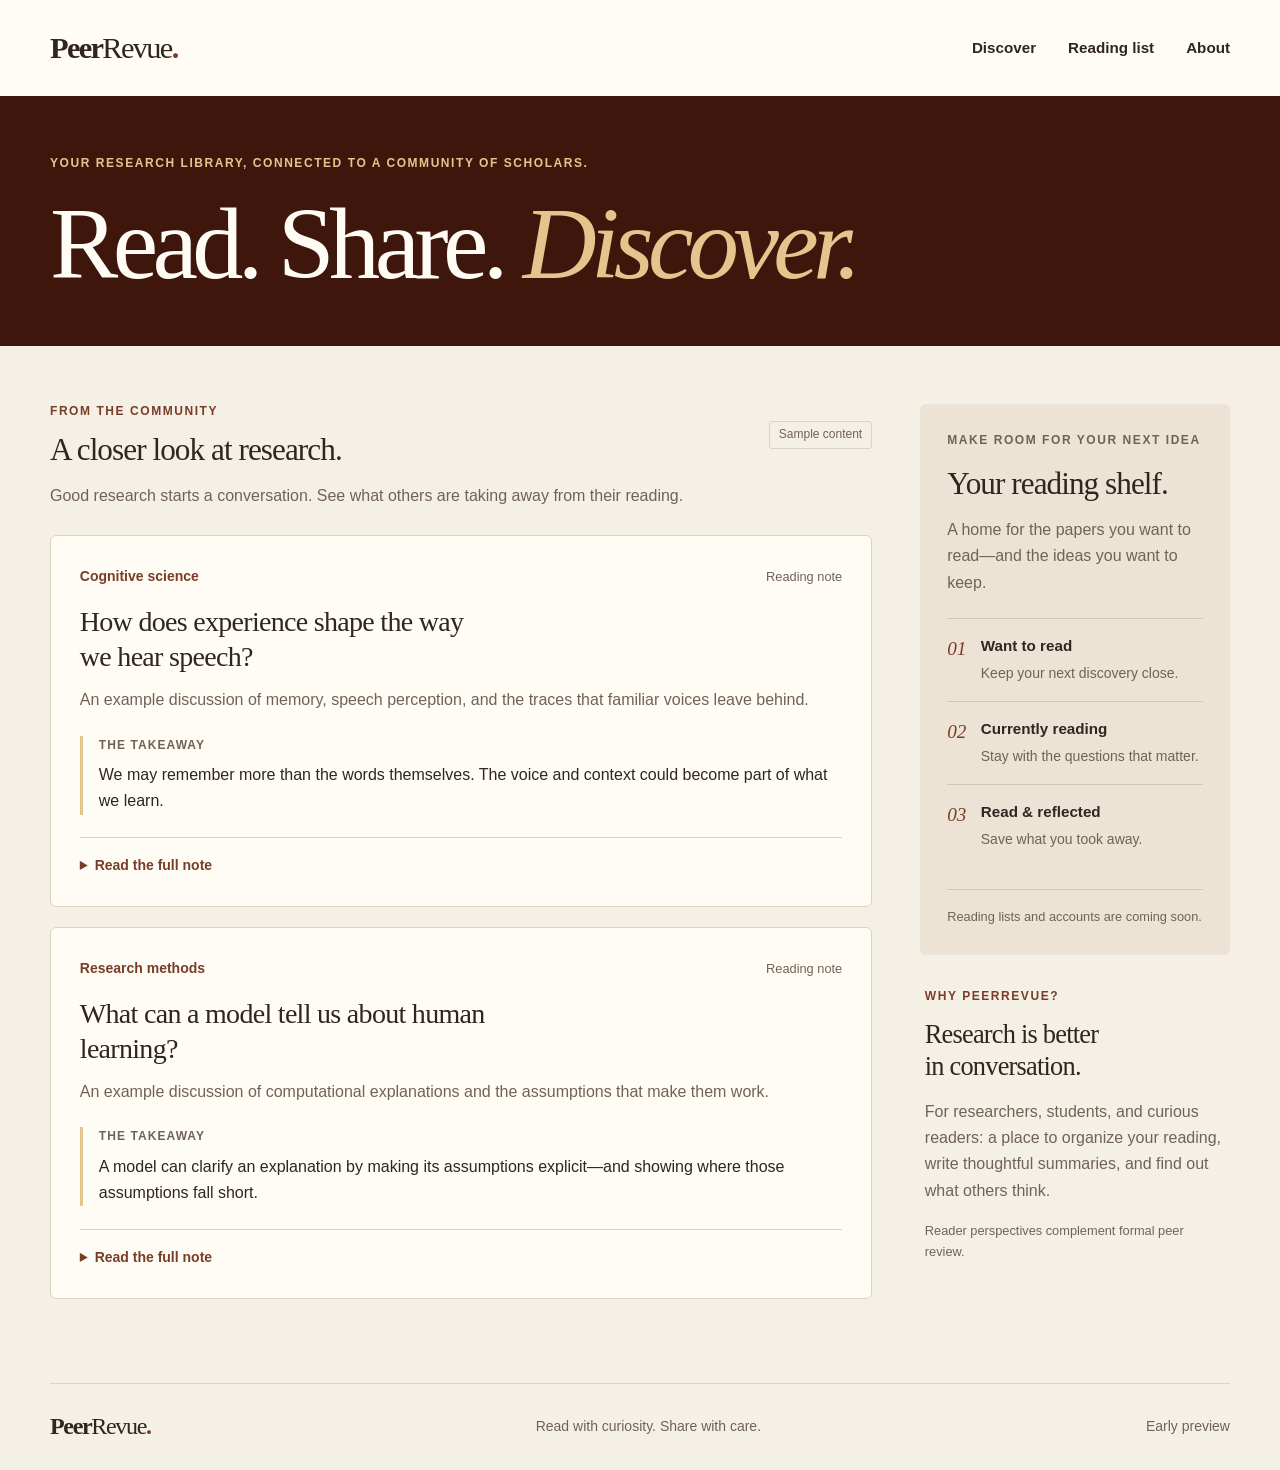
<file: index.html>
<!DOCTYPE html>
<html lang="en">
<head>
  <meta charset="UTF-8">
  <meta name="viewport" content="width=device-width, initial-scale=1">
  <meta name="description" content="PeerRevue — a place to track your reading, share thoughtful research summaries, and discover what others are reading.">
  <title>PeerRevue — Read. Share. Discover.</title>
  <link rel="stylesheet" href="style.css">
</head>
<body>
  <a class="skip-link" href="#main">Skip to content</a>
  <header class="site-header">
    <div class="container header-inner">
      <a class="wordmark" href="index.html" aria-label="PeerRevue home">Peer<span>Revue</span><span class="brand-dot">.</span></a>
      <nav aria-label="Main navigation">
        <a href="#discover">Discover</a>
        <a href="#reading-list">Reading list</a>
        <a href="#about">About</a>
      </nav>
    </div>
  </header>

  <main id="main">
    <!-- The banner and sample content can be edited directly in this file. -->
    <section class="hero" aria-labelledby="hero-heading">
      <div class="container hero-inner">
        <p class="eyebrow">Your research library, connected to a community of scholars.</p>
        <h1 id="hero-heading">Read. Share. <em>Discover.</em></h1>
        <!--<div class="hero-bottom">
          <a class="button button-light" href="#discover">Explore the research <span aria-hidden="true">↗</span></a>
        </div> -->
      </div>
    </section>

    <div class="container content-layout">
      <section class="research-feed" id="discover" aria-labelledby="discover-heading">
        <div class="section-heading">
          <div><p class="eyebrow">From the community</p><h2 id="discover-heading">A closer look at research.</h2></div>
          <span class="sample-label">Sample content</span>
        </div>
        <p class="section-intro">Good research starts a conversation. See what others are taking away from their reading.</p>

        <!-- Illustrative entries, not real papers or user reviews. Replace with your own content. -->
        <article class="paper-card">
          <div class="paper-top"><span class="topic">Cognitive science</span><span class="entry-type">Reading note</span></div>
          <h3>How does experience shape the way we hear speech?</h3>
          <p class="paper-description">An example discussion of memory, speech perception, and the traces that familiar voices leave behind.</p>
          <div class="takeaway"><p class="small-label">The takeaway</p><p>We may remember more than the words themselves. The voice and context could become part of what we learn.</p></div>
          <details><summary>Read the full note</summary><div class="expanded-note"><p>This sample shows where a reader’s summary and interpretation would appear. A useful note distinguishes the paper’s findings from the reader’s own conclusions.</p><p><strong>A question to carry forward:</strong> How would we distinguish an effect of familiarity from an effect of social expectations?</p></div></details>
        </article>

        <article class="paper-card">
          <div class="paper-top"><span class="topic">Research methods</span><span class="entry-type">Reading note</span></div>
          <h3>What can a model tell us about human learning?</h3>
          <p class="paper-description">An example discussion of computational explanations and the assumptions that make them work.</p>
          <div class="takeaway"><p class="small-label">The takeaway</p><p>A model can clarify an explanation by making its assumptions explicit—and showing where those assumptions fall short.</p></div>
          <details><summary>Read the full note</summary><div class="expanded-note"><p>Use this space to describe the research question, approach, main result, and limitations in your own words.</p><p><strong>A question to carry forward:</strong> What new observation would help distinguish this account from competing explanations?</p></div></details>
        </article>
      </section>

      <aside class="sidebar">
        <section class="reading-panel" id="reading-list" aria-labelledby="reading-heading">
          <p class="eyebrow">Make room for your next idea</p>
          <h2 id="reading-heading">Your reading shelf.</h2>
          <p>A home for the papers you want to read—and the ideas you want to keep.</p>
          <ol class="shelf-list">
            <li><span class="shelf-number">01</span><div><h3>Want to read</h3><p>Keep your next discovery close.</p></div></li>
            <li><span class="shelf-number">02</span><div><h3>Currently reading</h3><p>Stay with the questions that matter.</p></div></li>
            <li><span class="shelf-number">03</span><div><h3>Read &amp; reflected</h3><p>Save what you took away.</p></div></li>
          </ol>
          <p class="preview-note">Reading lists and accounts are coming soon.</p>
        </section>
        <section class="about-panel" id="about" aria-labelledby="about-heading">
          <p class="eyebrow">Why PeerRevue?</p>
          <h2 id="about-heading">Research is better<br>in conversation.</h2>
          <p>For researchers, students, and curious readers: a place to organize your reading, write thoughtful summaries, and find out what others think.</p>
          <p class="about-footnote">Reader perspectives complement formal peer review.</p>
        </section>
      </aside>
    </div>
  </main>

  <footer class="site-footer container">
    <a class="wordmark" href="index.html">Peer<span>Revue</span><span class="brand-dot">.</span></a>
    <p>Read with curiosity. Share with care.</p>
    <span>Early preview</span>
  </footer>
</body>
</html>
</file>
<file: style.css>
/* PeerRevue: change these tokens to customize the whole site. */
:root {
  --ink: #30251F;
  --muted: #716257;
  --brown: #3F160C;
  --accent: #793D27;
  --gold: #E4C58D;
  --paper: #FFFCF5;
  --background: #F5F0E6;
  --line: #DDD2C2;
  --serif: Georgia, "Times New Roman", serif;
  --sans: -apple-system, BlinkMacSystemFont, "Segoe UI", sans-serif;
}

* { box-sizing: border-box; }
html { scroll-behavior: smooth; scroll-padding-top: 2rem; }
body { margin: 0; background: var(--background); color: var(--ink); font: 1rem/1.65 var(--sans); }
a { color: inherit; text-underline-offset: .25em; }
a, summary { -webkit-tap-highlight-color: transparent; }
a:focus-visible, summary:focus-visible { outline: 3px solid var(--accent); outline-offset: 5px; }
h1, h2, h3, p { margin: 0; }
h1, h2, h3 { line-height: 1.2; }
.container { width: min(1180px, calc(100% - 5rem)); margin-inline: auto; }
.skip-link { position: absolute; top: -100px; left: 1rem; padding: .7rem 1rem; background: white; z-index: 10; }
.skip-link:focus { top: 1rem; }
.site-header { background: var(--paper); }
.header-inner { min-height: 96px; display: flex; justify-content: space-between; align-items: center; gap: 2rem; }
.wordmark { font: bold 1.9rem/1.2 var(--serif); letter-spacing: -.055em; text-decoration: none; white-space: nowrap; }
.wordmark > span:first-child { font-weight: normal; }
.brand-dot { color: var(--accent); }
nav { display: flex; align-items: center; gap: 2rem; }
nav a { font-size: .95rem; font-weight: 600; text-decoration: none; }
nav a:hover { color: var(--accent); text-decoration: underline; }
.hero { background: var(--brown); color: var(--paper); }
.hero-inner { padding-block: 3.6rem 3.2rem; }
.eyebrow { font-size: .75rem; font-weight: 700; letter-spacing: .13em; text-transform: uppercase; }
.hero .eyebrow { color: var(--gold); margin-bottom: 1.25rem; }
h1 { font: normal clamp(3.8rem, 8vw, 7rem)/.99 var(--serif); letter-spacing: -.055em; }
h1 em { font-weight: normal; color: var(--gold); }
.hero-bottom { margin-top: 2rem; display: flex; justify-content: space-between; align-items: end; gap: 2rem; }
.hero-bottom p { color: #E5D8C7; font-size: 1.05rem; }
.button { display: inline-flex; align-items: center; justify-content: space-between; gap: 2.5rem; padding: .9rem 1.3rem; border-radius: 4px; font-weight: 650; text-decoration: none; transition: background .15s; }
.button-light { background: var(--gold); color: var(--brown); }
.button-light:hover { background: white; }
.button-light:focus-visible { outline-color: white; }
.content-layout { display: grid; grid-template-columns: minmax(0, 1fr) 310px; gap: 3rem; padding-block: 3.5rem 4rem; }
.section-heading { display: flex; align-items: center; justify-content: space-between; gap: 1rem; }
.section-heading .eyebrow { color: var(--accent); margin-bottom: .6rem; }
h2 { font: normal 1.95rem/1.2 var(--serif); letter-spacing: -.03em; }
.sample-label { font-size: .75rem; color: var(--muted); border: 1px solid var(--line); border-radius: 3px; padding: .2rem .55rem; white-space: nowrap; }
.section-intro { margin: .9rem 0 1.6rem; color: var(--muted); }
.paper-card { padding: 1.8rem; background: var(--paper); border: 1px solid var(--line); border-radius: 6px; margin-bottom: 1.25rem; }
.paper-top { display: flex; flex-wrap: wrap; align-items: center; justify-content: space-between; gap: .5rem; margin-bottom: 1rem; }
.topic { color: var(--accent); font-size: .875rem; font-weight: 650; }
.entry-type { color: var(--muted); font-size: .8rem; }
.paper-card h3 { font: normal 1.75rem/1.25 var(--serif); letter-spacing: -.025em; max-width: 30ch; }
.paper-description { color: var(--muted); margin-top: .8rem; }
.takeaway { margin-top: 1.4rem; padding-left: 1rem; border-left: 3px solid var(--gold); }
.small-label { font-weight: 700; font-size: .75rem; letter-spacing: .09em; text-transform: uppercase; margin-bottom: .4rem; color: var(--muted); }
details { margin-top: 1.4rem; padding-top: 1rem; border-top: 1px solid var(--line); }
summary { width: fit-content; cursor: pointer; color: var(--accent); font-size: .875rem; font-weight: 650; }
summary:hover { text-decoration: underline; }
.expanded-note p { margin-top: .8rem; color: var(--muted); }
.sidebar { padding-top: .1rem; }
.reading-panel { background: #ECE3D4; padding: 1.7rem; border-radius: 6px; }
.reading-panel .eyebrow { color: var(--muted); margin-bottom: .9rem; }
.reading-panel h2 { margin-bottom: .9rem; }
.reading-panel > p:not(.eyebrow) { color: var(--muted); }
.shelf-list { list-style: none; padding: 0; margin: 1.4rem 0; }
.shelf-list li { display: flex; gap: .9rem; border-top: 1px solid #D5C7B4; padding-block: 1rem; }
.shelf-number { font: italic 1.2rem/1.5 var(--serif); color: var(--accent); }
.shelf-list h3 { font-size: .95rem; line-height: 1.5; }
.shelf-list p { margin-top: .25rem; font-size: .875rem; color: var(--muted); }
.preview-note { font-size: .8rem; border-top: 1px solid #D5C7B4; padding-top: 1rem; }
.about-panel { padding: 2rem .3rem 0; }
.about-panel .eyebrow { color: var(--accent); margin-bottom: .8rem; }
.about-panel h2 { font-size: 1.65rem; }
.about-panel > p:not(.eyebrow) { margin-top: 1rem; color: var(--muted); }
.about-footnote { font-size: .8rem; }
.site-footer { border-top: 1px solid var(--line); padding-block: 1.8rem; display: flex; justify-content: space-between; align-items: center; gap: 1.5rem; }
.site-footer .wordmark { font-size: 1.5rem; }
.site-footer p, .site-footer > span { font-size: .875rem; color: var(--muted); }

@media (max-width: 960px) {
  .container { width: calc(100% - 3rem); }
  .content-layout { gap: 1.5rem; grid-template-columns: minmax(0, 1fr) 270px; }
  .section-heading { align-items: start; flex-direction: column; }
  .hero-bottom { align-items: start; flex-direction: column; }
}
@media (max-width: 720px) {
  .container { width: calc(100% - 2rem); }
  .header-inner { padding-block: 1.2rem; min-height: auto; flex-wrap: wrap; gap: 1rem; }
  nav { gap: 1.4rem; flex-wrap: wrap; }
  nav a { font-size: .875rem; }
  .hero-inner { padding-block: 2.7rem; }
  h1 { font-size: clamp(3.4rem, 13vw, 5.5rem); }
  .desktop-break { display: none; }
  .content-layout { grid-template-columns: 1fr; padding-block: 2.5rem; gap: 1.5rem; }
  .paper-card { padding: 1.3rem; }
  .paper-card h3 { font-size: 1.6rem; }
  .site-footer { flex-wrap: wrap; }
  .site-footer p { width: 100%; order: 3; }
}
@media (prefers-reduced-motion: reduce) {
  html { scroll-behavior: auto; }
  .button { transition: none; }
}
</file>
